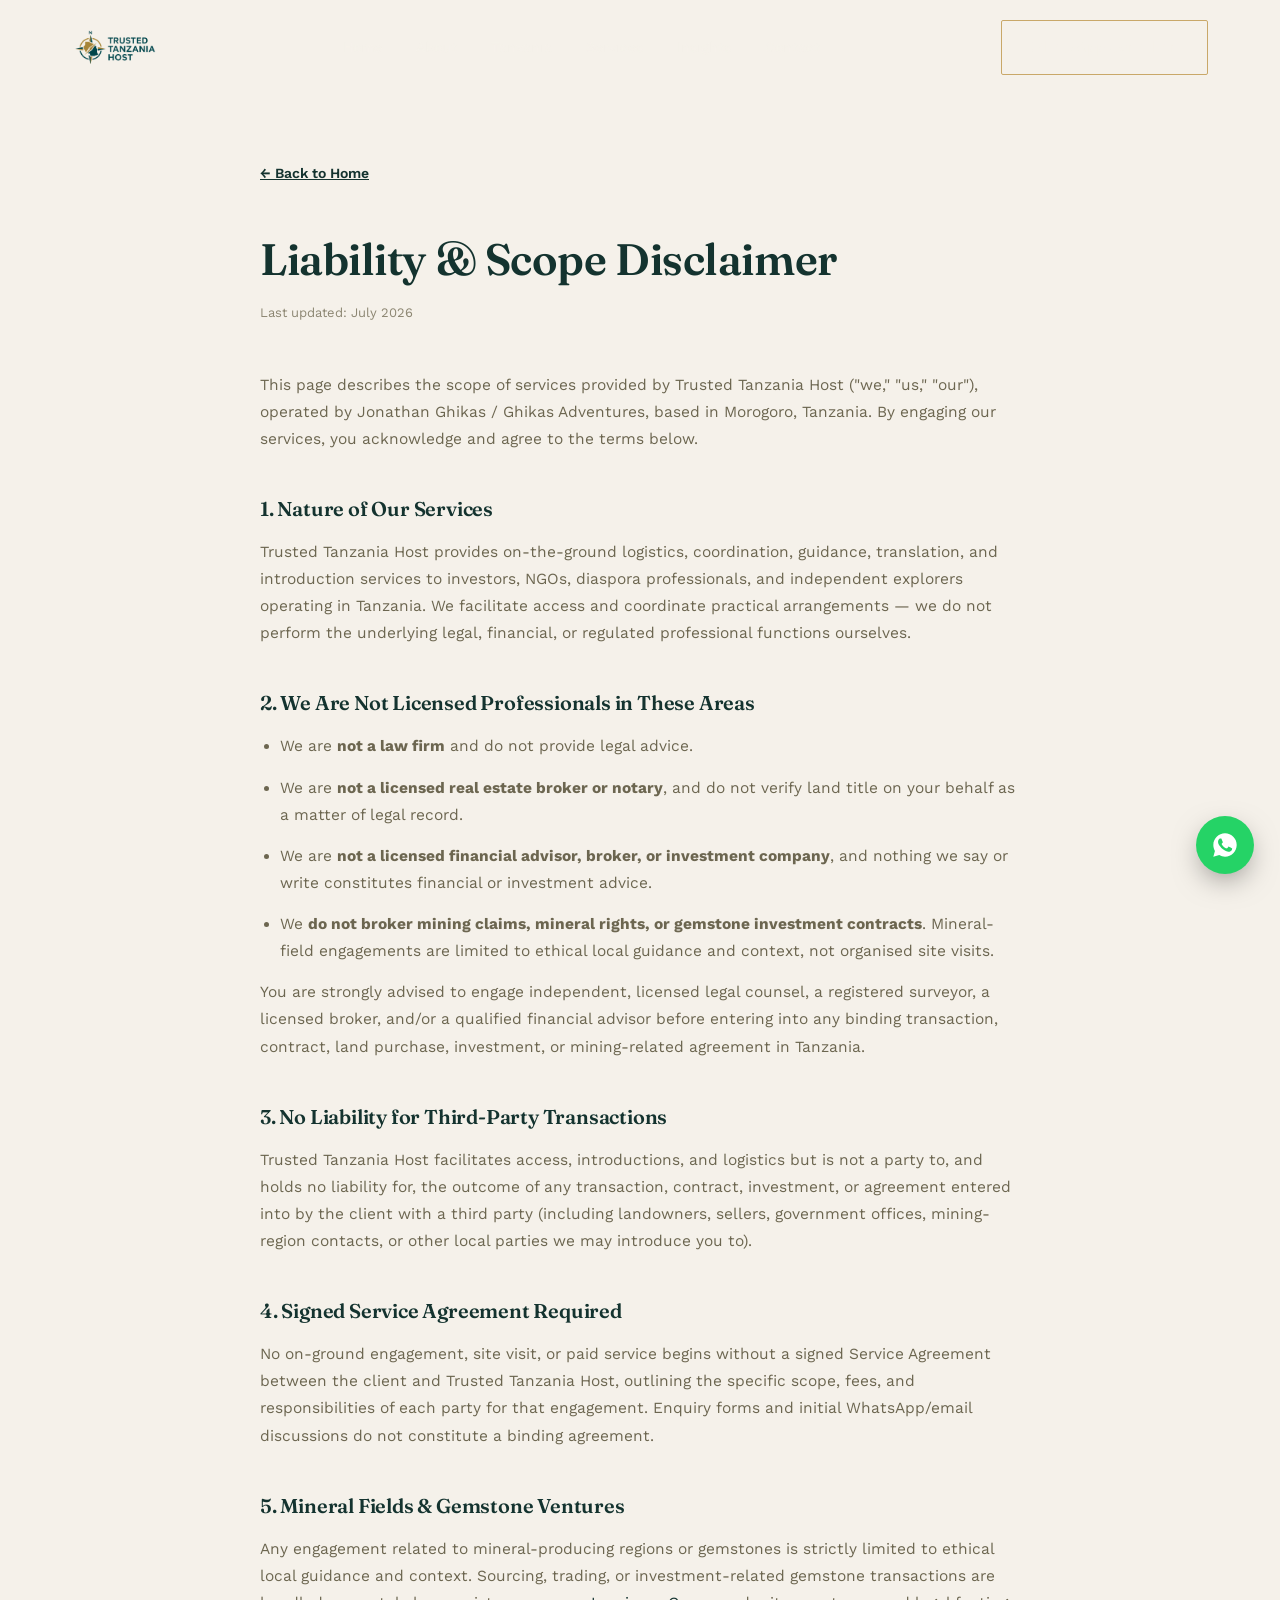
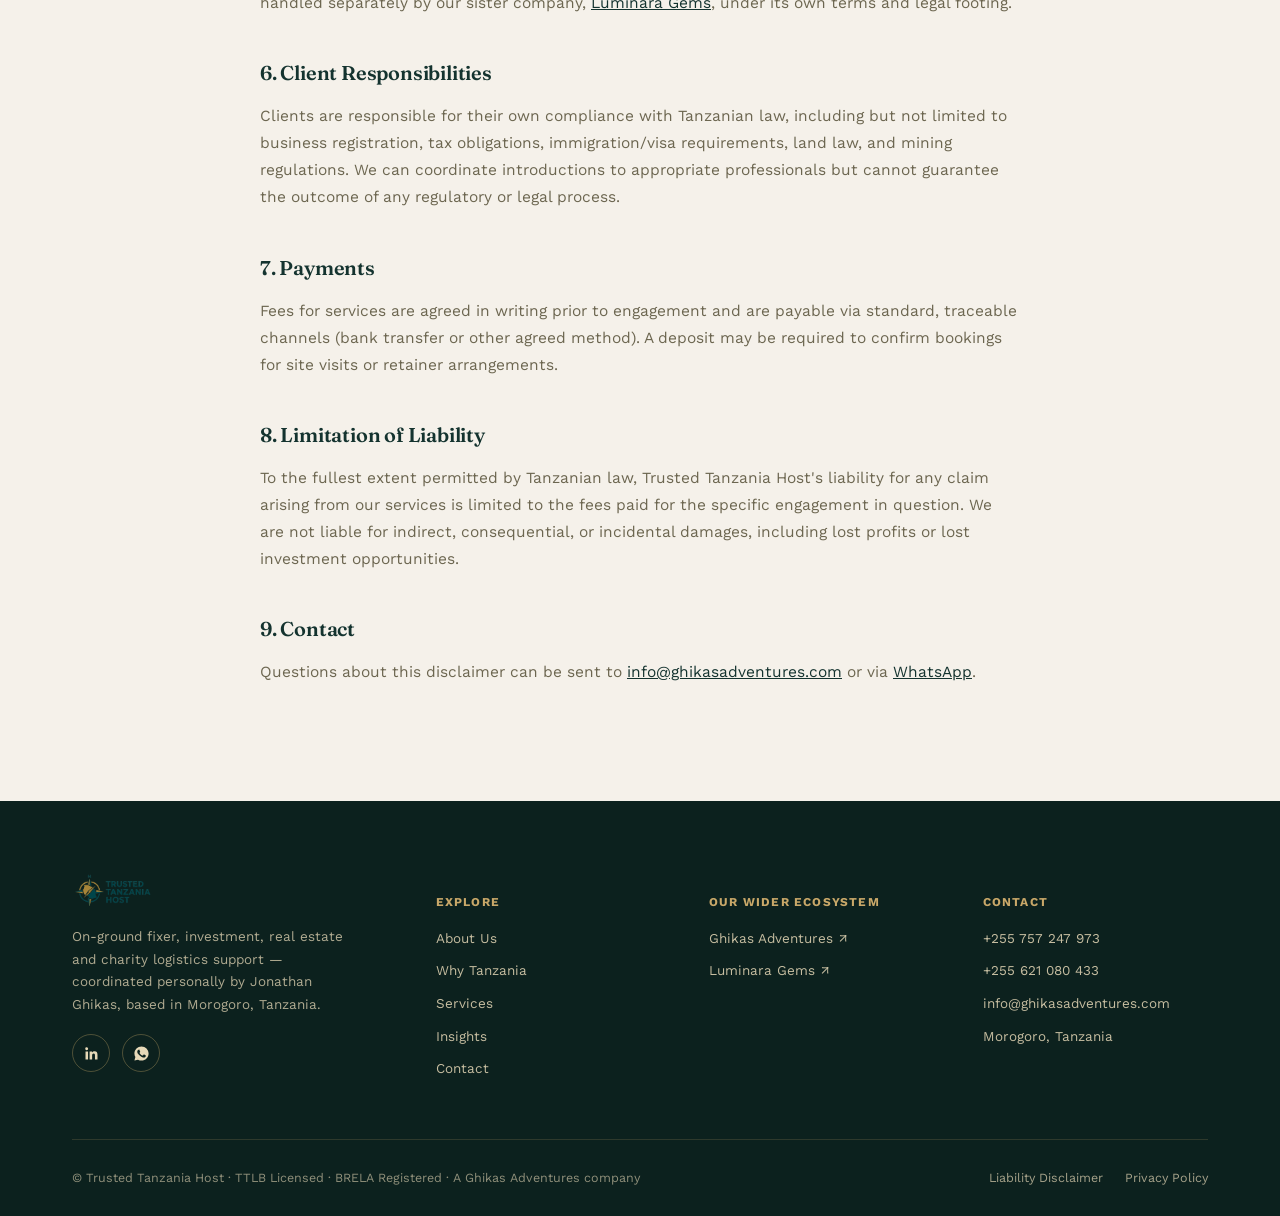
<file: disclaimer.html>
<!DOCTYPE html>
<html lang="en">
<head>
<meta charset="UTF-8">
<meta name="viewport" content="width=device-width, initial-scale=1.0">
<title>Liability &amp; Scope Disclaimer | Trusted Tanzania Host</title>
<meta name="description" content="The scope of services, liability limitations and legal disclaimer for Trusted Tanzania Host, Morogoro, Tanzania.">
<link rel="canonical" href="https://tanzaniahost.ghikasadventures.com/disclaimer.html">
<meta name="robots" content="index, follow">
<meta name="theme-color" content="#14332F">
<link rel="icon" href="favicon.png" type="image/png">
<link rel="apple-touch-icon" href="apple-touch-icon.png">
<link rel="preconnect" href="https://fonts.googleapis.com">
<link rel="preconnect" href="https://fonts.gstatic.com" crossorigin>
<link href="https://fonts.googleapis.com/css2?family=Fraunces:ital,opsz,wght@0,9..144,400;0,9..144,500;0,9..144,600;0,9..144,700;1,9..144,500&family=Work+Sans:wght@400;500;600;700&display=swap" rel="stylesheet">
<link rel="stylesheet" href="styles.css">
</head>
<body>

<header class="site-header" id="siteHeader">
  <div class="wrap">
    <a href="index.html" class="brand">
      <img src="logo-full.png" alt="Trusted Tanzania Host">
    </a>
    <nav class="nav-links" id="navLinks">
      <a href="index.html">Home</a>
      <a href="about.html">About</a>
      <a href="tanzania.html">Tanzania</a>
      <a href="services.html">Services</a>
      <a href="insights.html">Insights</a>
      <a href="contact.html">Contact</a>
    </nav>
    <div class="header-cta">
      <a class="btn btn-outline" href="https://wa.me/255757247973?text=Hi%20Jonathan%2C%20I%27d%20like%20to%20discuss%20a%20project%20in%20Tanzania." target="_blank" rel="noopener">WhatsApp Jonathan</a>
      <button class="nav-toggle" id="navToggle" aria-label="Toggle menu" aria-expanded="false"></button>
    </div>
  </div>
</header>

<div class="wrap legal-page">
  <a href="index.html" class="back-link">← Back to Home</a>
  <h1>Liability &amp; Scope Disclaimer</h1>
  <span class="updated">Last updated: July 2026</span>

  <p>This page describes the scope of services provided by Trusted Tanzania Host ("we," "us," "our"), operated by Jonathan Ghikas / Ghikas Adventures, based in Morogoro, Tanzania. By engaging our services, you acknowledge and agree to the terms below.</p>

  <h2>1. Nature of Our Services</h2>
  <p>Trusted Tanzania Host provides on-the-ground logistics, coordination, guidance, translation, and introduction services to investors, NGOs, diaspora professionals, and independent explorers operating in Tanzania. We facilitate access and coordinate practical arrangements — we do not perform the underlying legal, financial, or regulated professional functions ourselves.</p>

  <h2>2. We Are Not Licensed Professionals in These Areas</h2>
  <ul>
    <li>We are <strong>not a law firm</strong> and do not provide legal advice.</li>
    <li>We are <strong>not a licensed real estate broker or notary</strong>, and do not verify land title on your behalf as a matter of legal record.</li>
    <li>We are <strong>not a licensed financial advisor, broker, or investment company</strong>, and nothing we say or write constitutes financial or investment advice.</li>
    <li>We <strong>do not broker mining claims, mineral rights, or gemstone investment contracts</strong>. Mineral-field engagements are limited to ethical local guidance and context, not organised site visits.</li>
  </ul>
  <p>You are strongly advised to engage independent, licensed legal counsel, a registered surveyor, a licensed broker, and/or a qualified financial advisor before entering into any binding transaction, contract, land purchase, investment, or mining-related agreement in Tanzania.</p>

  <h2>3. No Liability for Third-Party Transactions</h2>
  <p>Trusted Tanzania Host facilitates access, introductions, and logistics but is not a party to, and holds no liability for, the outcome of any transaction, contract, investment, or agreement entered into by the client with a third party (including landowners, sellers, government offices, mining-region contacts, or other local parties we may introduce you to).</p>

  <h2>4. Signed Service Agreement Required</h2>
  <p>No on-ground engagement, site visit, or paid service begins without a signed Service Agreement between the client and Trusted Tanzania Host, outlining the specific scope, fees, and responsibilities of each party for that engagement. Enquiry forms and initial WhatsApp/email discussions do not constitute a binding agreement.</p>

  <h2>5. Mineral Fields &amp; Gemstone Ventures</h2>
  <p>Any engagement related to mineral-producing regions or gemstones is strictly limited to ethical local guidance and context. Sourcing, trading, or investment-related gemstone transactions are handled separately by our sister company, <a href="https://luminara.ghikasadventures.com/" target="_blank" rel="noopener">Luminara Gems</a>, under its own terms and legal footing.</p>

  <h2>6. Client Responsibilities</h2>
  <p>Clients are responsible for their own compliance with Tanzanian law, including but not limited to business registration, tax obligations, immigration/visa requirements, land law, and mining regulations. We can coordinate introductions to appropriate professionals but cannot guarantee the outcome of any regulatory or legal process.</p>

  <h2>7. Payments</h2>
  <p>Fees for services are agreed in writing prior to engagement and are payable via standard, traceable channels (bank transfer or other agreed method). A deposit may be required to confirm bookings for site visits or retainer arrangements.</p>

  <h2>8. Limitation of Liability</h2>
  <p>To the fullest extent permitted by Tanzanian law, Trusted Tanzania Host's liability for any claim arising from our services is limited to the fees paid for the specific engagement in question. We are not liable for indirect, consequential, or incidental damages, including lost profits or lost investment opportunities.</p>

  <h2>9. Contact</h2>
  <p>Questions about this disclaimer can be sent to <a href="mailto:info@ghikasadventures.com">info@ghikasadventures.com</a> or via <a href="https://wa.me/255757247973" target="_blank" rel="noopener">WhatsApp</a>.</p>
</div>

<footer class="site-footer">
  <div class="wrap">
    <div class="footer-top">
      <div class="footer-brand">
        <img src="logo-full.png" alt="Trusted Tanzania Host">
        <p>On-ground fixer, investment, real estate and charity logistics support — coordinated personally by Jonathan Ghikas, based in Morogoro, Tanzania.</p>
        <div class="footer-social">
          <a href="https://www.linkedin.com/in/jonathan-ghikas-509592190?utm_source=share_via&utm_content=profile&utm_medium=member_android" target="_blank" rel="noopener" aria-label="LinkedIn">
            <svg width="17" height="17" viewBox="0 0 24 24" fill="currentColor"><path d="M20.45 20.45h-3.56v-5.57c0-1.33-.02-3.04-1.85-3.04-1.86 0-2.14 1.45-2.14 2.94v5.67H9.34V9h3.41v1.56h.05c.48-.9 1.64-1.85 3.38-1.85 3.6 0 4.27 2.37 4.27 5.46v6.28zM5.34 7.43a2.07 2.07 0 1 1 0-4.13 2.07 2.07 0 0 1 0 4.13zM7.12 20.45H3.56V9h3.56v11.45z"/></svg>
          </a>
          <a href="https://wa.me/255757247973" target="_blank" rel="noopener" aria-label="WhatsApp">
            <svg width="17" height="17" viewBox="0 0 24 24" fill="currentColor"><path d="M12.02 2C6.5 2 2 6.5 2 12.02c0 1.85.5 3.58 1.36 5.07L2 22l5.06-1.33a10 10 0 0 0 4.96 1.32h.01c5.52 0 10-4.5 10-10.02C22.02 6.5 17.53 2 12.02 2zm5.87 14.3c-.25.7-1.45 1.36-1.99 1.4-.5.05-1.16.07-1.87-.12-.43-.12-.98-.3-1.7-.6-2.98-1.28-4.92-4.28-5.07-4.48-.15-.2-1.22-1.62-1.22-3.1 0-1.47.77-2.2 1.05-2.5.28-.3.6-.37.8-.37h.58c.18 0 .43-.07.67.51.25.6.85 2.08.92 2.24.07.15.12.33.02.53-.1.2-.15.32-.3.5-.15.17-.3.38-.44.5-.15.15-.3.3-.13.6.17.3.75 1.24 1.63 2 1.12.99 2.07 1.3 2.37 1.45.3.15.47.12.65-.07.17-.2.75-.87.95-1.17.2-.3.4-.25.65-.15.28.1 1.75.83 2.05 1 .3.15.5.22.57.35.07.13.07.75-.18 1.45z"/></svg>
          </a>
        </div>
      </div>
      <div class="footer-col">
        <h5>Explore</h5>
        <ul>
          <li><a href="about.html">About Us</a></li>
          <li><a href="tanzania.html">Why Tanzania</a></li>
          <li><a href="services.html">Services</a></li>
          <li><a href="insights.html">Insights</a></li>
          <li><a href="contact.html">Contact</a></li>
        </ul>
      </div>
      <div class="footer-col">
        <h5>Our Wider Ecosystem</h5>
        <ul>
          <li><a href="https://ghikasadventures.com/" target="_blank" rel="noopener">Ghikas Adventures ↗</a></li>
          <li><a href="https://luminara.ghikasadventures.com/" target="_blank" rel="noopener">Luminara Gems ↗</a></li>
        </ul>
      </div>
      <div class="footer-col">
        <h5>Contact</h5>
        <ul>
          <li><a href="https://wa.me/255757247973">+255 757 247 973</a></li>
          <li><a href="tel:+255621080433">+255 621 080 433</a></li>
          <li><a href="mailto:info@ghikasadventures.com">info@ghikasadventures.com</a></li>
          <li>Morogoro, Tanzania</li>
        </ul>
      </div>
    </div>
    <div class="footer-bottom">
      <p>© <span id="year"></span> Trusted Tanzania Host · TTLB Licensed · BRELA Registered · A Ghikas Adventures company</p>
      <div class="footer-legal">
        <a href="disclaimer.html">Liability Disclaimer</a>
        <a href="privacy.html">Privacy Policy</a>
      </div>
    </div>
  </div>
</footer>

<a class="wa-fab" href="https://wa.me/255757247973?text=Hi%20Jonathan%2C%20I%27d%20like%20to%20discuss%20a%20project%20in%20Tanzania." target="_blank" rel="noopener" aria-label="Chat on WhatsApp">
  <svg width="28" height="28" viewBox="0 0 24 24" fill="#fff"><path d="M12.02 2C6.5 2 2 6.5 2 12.02c0 1.85.5 3.58 1.36 5.07L2 22l5.06-1.33a10 10 0 0 0 4.96 1.32h.01c5.52 0 10-4.5 10-10.02C22.02 6.5 17.53 2 12.02 2zm5.87 14.3c-.25.7-1.45 1.36-1.99 1.4-.5.05-1.16.07-1.87-.12-.43-.12-.98-.3-1.7-.6-2.98-1.28-4.92-4.28-5.07-4.48-.15-.2-1.22-1.62-1.22-3.1 0-1.47.77-2.2 1.05-2.5.28-.3.6-.37.8-.37h.58c.18 0 .43-.07.67.51.25.6.85 2.08.92 2.24.07.15.12.33.02.53-.1.2-.15.32-.3.5-.15.17-.3.38-.44.5-.15.15-.3.3-.13.6.17.3.75 1.24 1.63 2 1.12.99 2.07 1.3 2.37 1.45.3.15.47.12.65-.07.17-.2.75-.87.95-1.17.2-.3.4-.25.65-.15.28.1 1.75.83 2.05 1 .3.15.5.22.57.35.07.13.07.75-.18 1.45z"/></svg>
</a>

<script src="main.js"></script>
</body>
</html>
</file>
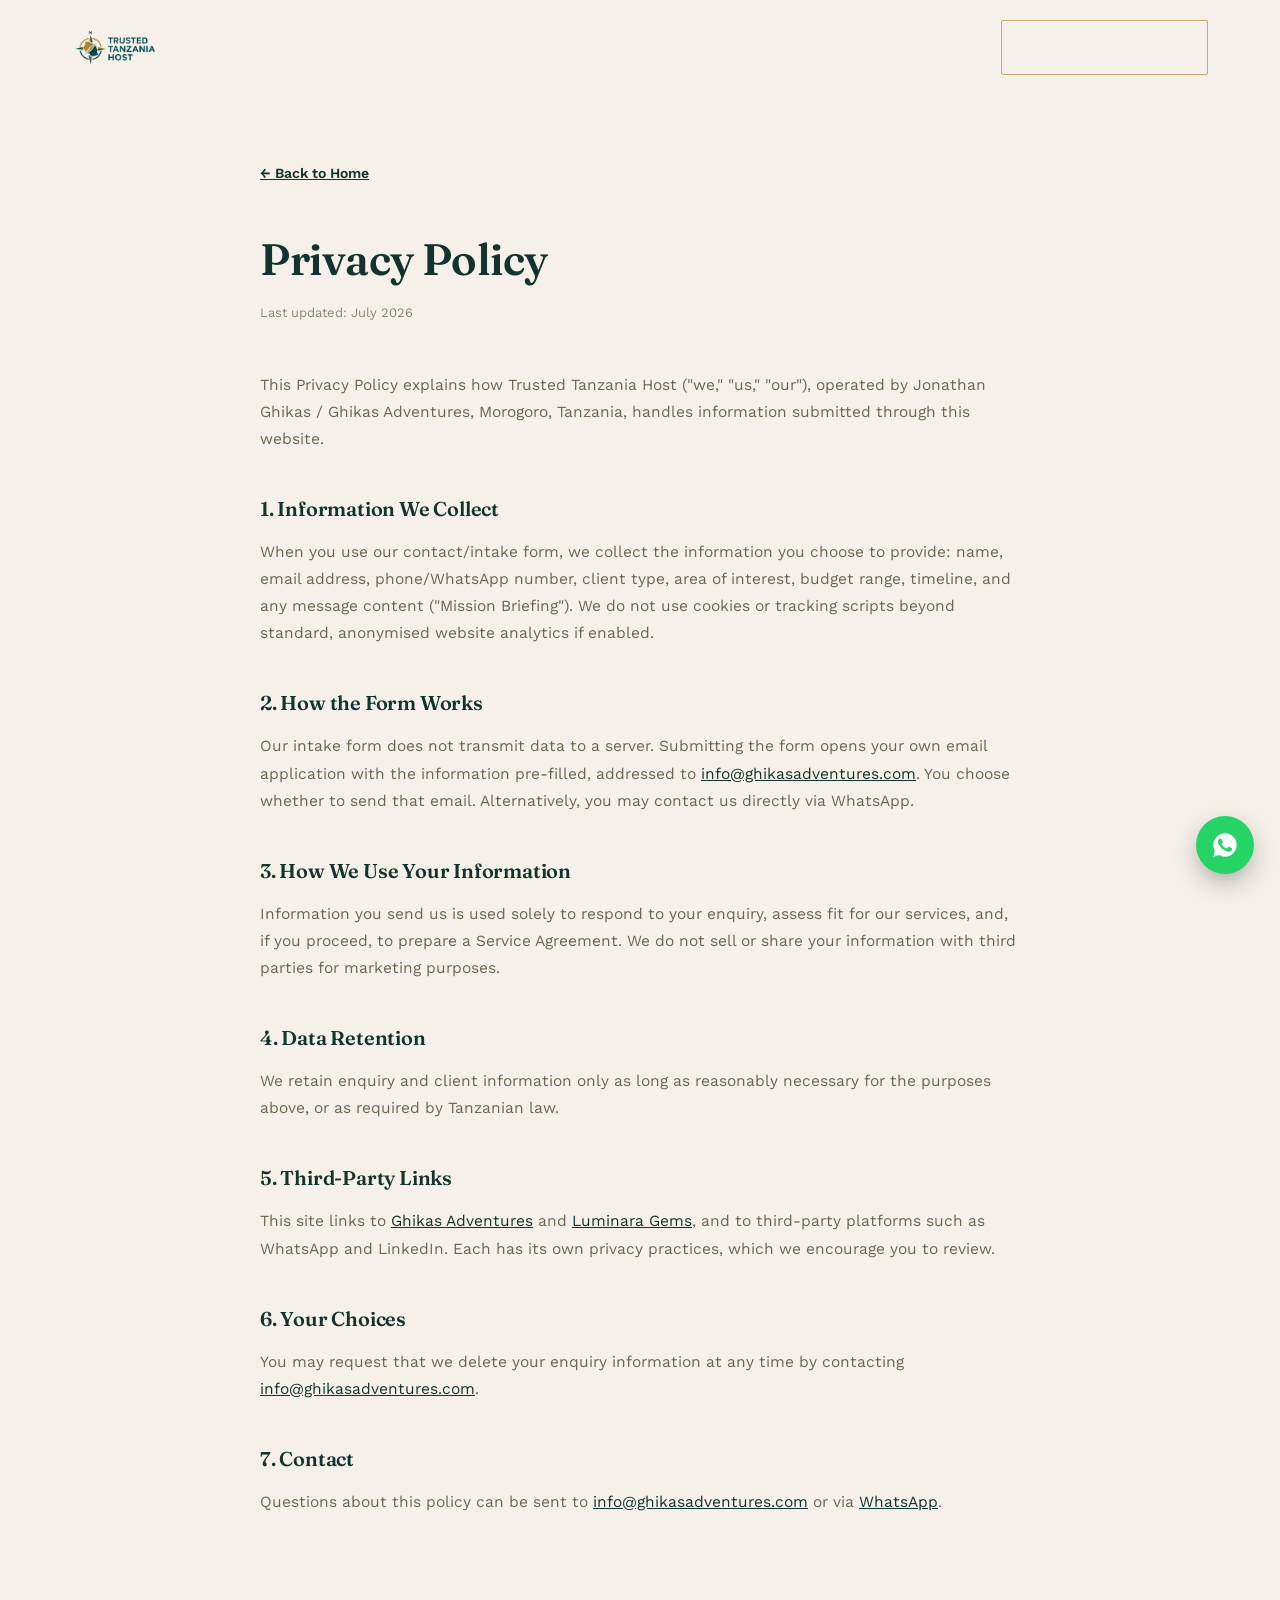
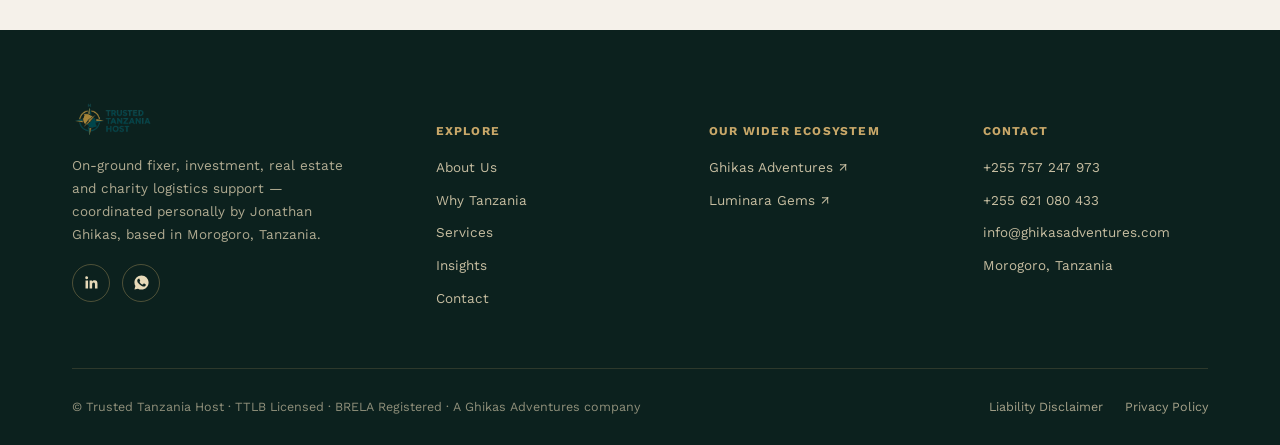
<file: privacy.html>
<!DOCTYPE html>
<html lang="en">
<head>
<meta charset="UTF-8">
<meta name="viewport" content="width=device-width, initial-scale=1.0">
<title>Privacy Policy | Trusted Tanzania Host</title>
<meta name="description" content="How Trusted Tanzania Host collects and uses information submitted through this website.">
<link rel="canonical" href="https://tanzaniahost.ghikasadventures.com/privacy.html">
<meta name="robots" content="index, follow">
<meta name="theme-color" content="#14332F">
<link rel="icon" href="favicon.png" type="image/png">
<link rel="apple-touch-icon" href="apple-touch-icon.png">
<link rel="preconnect" href="https://fonts.googleapis.com">
<link rel="preconnect" href="https://fonts.gstatic.com" crossorigin>
<link href="https://fonts.googleapis.com/css2?family=Fraunces:ital,opsz,wght@0,9..144,400;0,9..144,500;0,9..144,600;0,9..144,700;1,9..144,500&family=Work+Sans:wght@400;500;600;700&display=swap" rel="stylesheet">
<link rel="stylesheet" href="styles.css">
</head>
<body>

<header class="site-header" id="siteHeader">
  <div class="wrap">
    <a href="index.html" class="brand">
      <img src="logo-full.png" alt="Trusted Tanzania Host">
    </a>
    <nav class="nav-links" id="navLinks">
      <a href="index.html">Home</a>
      <a href="about.html">About</a>
      <a href="tanzania.html">Tanzania</a>
      <a href="services.html">Services</a>
      <a href="insights.html">Insights</a>
      <a href="contact.html">Contact</a>
    </nav>
    <div class="header-cta">
      <a class="btn btn-outline" href="https://wa.me/255757247973?text=Hi%20Jonathan%2C%20I%27d%20like%20to%20discuss%20a%20project%20in%20Tanzania." target="_blank" rel="noopener">WhatsApp Jonathan</a>
      <button class="nav-toggle" id="navToggle" aria-label="Toggle menu" aria-expanded="false"></button>
    </div>
  </div>
</header>

<div class="wrap legal-page">
  <a href="index.html" class="back-link">← Back to Home</a>
  <h1>Privacy Policy</h1>
  <span class="updated">Last updated: July 2026</span>

  <p>This Privacy Policy explains how Trusted Tanzania Host ("we," "us," "our"), operated by Jonathan Ghikas / Ghikas Adventures, Morogoro, Tanzania, handles information submitted through this website.</p>

  <h2>1. Information We Collect</h2>
  <p>When you use our contact/intake form, we collect the information you choose to provide: name, email address, phone/WhatsApp number, client type, area of interest, budget range, timeline, and any message content ("Mission Briefing"). We do not use cookies or tracking scripts beyond standard, anonymised website analytics if enabled.</p>

  <h2>2. How the Form Works</h2>
  <p>Our intake form does not transmit data to a server. Submitting the form opens your own email application with the information pre-filled, addressed to <a href="mailto:info@ghikasadventures.com">info@ghikasadventures.com</a>. You choose whether to send that email. Alternatively, you may contact us directly via WhatsApp.</p>

  <h2>3. How We Use Your Information</h2>
  <p>Information you send us is used solely to respond to your enquiry, assess fit for our services, and, if you proceed, to prepare a Service Agreement. We do not sell or share your information with third parties for marketing purposes.</p>

  <h2>4. Data Retention</h2>
  <p>We retain enquiry and client information only as long as reasonably necessary for the purposes above, or as required by Tanzanian law.</p>

  <h2>5. Third-Party Links</h2>
  <p>This site links to <a href="https://ghikasadventures.com/" target="_blank" rel="noopener">Ghikas Adventures</a> and <a href="https://luminara.ghikasadventures.com/" target="_blank" rel="noopener">Luminara Gems</a>, and to third-party platforms such as WhatsApp and LinkedIn. Each has its own privacy practices, which we encourage you to review.</p>

  <h2>6. Your Choices</h2>
  <p>You may request that we delete your enquiry information at any time by contacting <a href="mailto:info@ghikasadventures.com">info@ghikasadventures.com</a>.</p>

  <h2>7. Contact</h2>
  <p>Questions about this policy can be sent to <a href="mailto:info@ghikasadventures.com">info@ghikasadventures.com</a> or via <a href="https://wa.me/255757247973" target="_blank" rel="noopener">WhatsApp</a>.</p>
</div>

<footer class="site-footer">
  <div class="wrap">
    <div class="footer-top">
      <div class="footer-brand">
        <img src="logo-full.png" alt="Trusted Tanzania Host">
        <p>On-ground fixer, investment, real estate and charity logistics support — coordinated personally by Jonathan Ghikas, based in Morogoro, Tanzania.</p>
        <div class="footer-social">
          <a href="https://www.linkedin.com/in/jonathan-ghikas-509592190?utm_source=share_via&utm_content=profile&utm_medium=member_android" target="_blank" rel="noopener" aria-label="LinkedIn">
            <svg width="17" height="17" viewBox="0 0 24 24" fill="currentColor"><path d="M20.45 20.45h-3.56v-5.57c0-1.33-.02-3.04-1.85-3.04-1.86 0-2.14 1.45-2.14 2.94v5.67H9.34V9h3.41v1.56h.05c.48-.9 1.64-1.85 3.38-1.85 3.6 0 4.27 2.37 4.27 5.46v6.28zM5.34 7.43a2.07 2.07 0 1 1 0-4.13 2.07 2.07 0 0 1 0 4.13zM7.12 20.45H3.56V9h3.56v11.45z"/></svg>
          </a>
          <a href="https://wa.me/255757247973" target="_blank" rel="noopener" aria-label="WhatsApp">
            <svg width="17" height="17" viewBox="0 0 24 24" fill="currentColor"><path d="M12.02 2C6.5 2 2 6.5 2 12.02c0 1.85.5 3.58 1.36 5.07L2 22l5.06-1.33a10 10 0 0 0 4.96 1.32h.01c5.52 0 10-4.5 10-10.02C22.02 6.5 17.53 2 12.02 2zm5.87 14.3c-.25.7-1.45 1.36-1.99 1.4-.5.05-1.16.07-1.87-.12-.43-.12-.98-.3-1.7-.6-2.98-1.28-4.92-4.28-5.07-4.48-.15-.2-1.22-1.62-1.22-3.1 0-1.47.77-2.2 1.05-2.5.28-.3.6-.37.8-.37h.58c.18 0 .43-.07.67.51.25.6.85 2.08.92 2.24.07.15.12.33.02.53-.1.2-.15.32-.3.5-.15.17-.3.38-.44.5-.15.15-.3.3-.13.6.17.3.75 1.24 1.63 2 1.12.99 2.07 1.3 2.37 1.45.3.15.47.12.65-.07.17-.2.75-.87.95-1.17.2-.3.4-.25.65-.15.28.1 1.75.83 2.05 1 .3.15.5.22.57.35.07.13.07.75-.18 1.45z"/></svg>
          </a>
        </div>
      </div>
      <div class="footer-col">
        <h5>Explore</h5>
        <ul>
          <li><a href="about.html">About Us</a></li>
          <li><a href="tanzania.html">Why Tanzania</a></li>
          <li><a href="services.html">Services</a></li>
          <li><a href="insights.html">Insights</a></li>
          <li><a href="contact.html">Contact</a></li>
        </ul>
      </div>
      <div class="footer-col">
        <h5>Our Wider Ecosystem</h5>
        <ul>
          <li><a href="https://ghikasadventures.com/" target="_blank" rel="noopener">Ghikas Adventures ↗</a></li>
          <li><a href="https://luminara.ghikasadventures.com/" target="_blank" rel="noopener">Luminara Gems ↗</a></li>
        </ul>
      </div>
      <div class="footer-col">
        <h5>Contact</h5>
        <ul>
          <li><a href="https://wa.me/255757247973">+255 757 247 973</a></li>
          <li><a href="tel:+255621080433">+255 621 080 433</a></li>
          <li><a href="mailto:info@ghikasadventures.com">info@ghikasadventures.com</a></li>
          <li>Morogoro, Tanzania</li>
        </ul>
      </div>
    </div>
    <div class="footer-bottom">
      <p>© <span id="year"></span> Trusted Tanzania Host · TTLB Licensed · BRELA Registered · A Ghikas Adventures company</p>
      <div class="footer-legal">
        <a href="disclaimer.html">Liability Disclaimer</a>
        <a href="privacy.html">Privacy Policy</a>
      </div>
    </div>
  </div>
</footer>

<a class="wa-fab" href="https://wa.me/255757247973?text=Hi%20Jonathan%2C%20I%27d%20like%20to%20discuss%20a%20project%20in%20Tanzania." target="_blank" rel="noopener" aria-label="Chat on WhatsApp">
  <svg width="28" height="28" viewBox="0 0 24 24" fill="#fff"><path d="M12.02 2C6.5 2 2 6.5 2 12.02c0 1.85.5 3.58 1.36 5.07L2 22l5.06-1.33a10 10 0 0 0 4.96 1.32h.01c5.52 0 10-4.5 10-10.02C22.02 6.5 17.53 2 12.02 2zm5.87 14.3c-.25.7-1.45 1.36-1.99 1.4-.5.05-1.16.07-1.87-.12-.43-.12-.98-.3-1.7-.6-2.98-1.28-4.92-4.28-5.07-4.48-.15-.2-1.22-1.62-1.22-3.1 0-1.47.77-2.2 1.05-2.5.28-.3.6-.37.8-.37h.58c.18 0 .43-.07.67.51.25.6.85 2.08.92 2.24.07.15.12.33.02.53-.1.2-.15.32-.3.5-.15.17-.3.38-.44.5-.15.15-.3.3-.13.6.17.3.75 1.24 1.63 2 1.12.99 2.07 1.3 2.37 1.45.3.15.47.12.65-.07.17-.2.75-.87.95-1.17.2-.3.4-.25.65-.15.28.1 1.75.83 2.05 1 .3.15.5.22.57.35.07.13.07.75-.18 1.45z"/></svg>
</a>

<script src="main.js"></script>
</body>
</html>
</file>
<file: styles.css>
/* ============================================================
   TRUSTED TANZANIA HOST — Design tokens
   Signature: compass bearings + topographic contour motif
   ============================================================ */
:root{
  --ink:#14332F;
  --ink-dark:#0C211E;
  --ink-soft:#1F453F;
  --gold:#B88C3D;
  --gold-soft:#C9A869;
  --gold-pale:#E7D9B8;
  --cream:#F5F1EA;
  --cream-dim:#ECE5D5;
  --stone:#6C6650;
  --stone-dim:#8C8672;
  --white:#FFFFFF;
  --line: rgba(184,140,61,0.28);
  --shadow: 0 20px 60px -25px rgba(12,33,30,0.35);
  --radius: 2px;
  --maxw: 1200px;
  --serif: "Fraunces", "Iowan Old Style", Georgia, serif;
  --sans: "Work Sans", "Helvetica Neue", Arial, sans-serif;
  /* colourful service accents */
  --c-charity:#C1544C;
  --c-invest:#3B7EA1;
  --c-realestate:#3F8F5F;
  --c-minerals:#8A63B8;
  --c-explorer:#D68A3C;
  --c-tourism:#2FA6A0;
}

*,*::before,*::after{box-sizing:border-box;}
html{scroll-behavior:smooth;}
@media (prefers-reduced-motion: reduce){
  html{scroll-behavior:auto;}
  *{animation-duration:0.01ms !important; animation-iteration-count:1 !important; transition-duration:0.01ms !important; scroll-behavior:auto !important;}
}
body{
  margin:0;
  font-family:var(--sans);
  color:var(--ink);
  background:var(--cream);
  line-height:1.6;
  font-size:16px;
  -webkit-font-smoothing:antialiased;
}
img{max-width:100%; display:block;}
a{color:inherit; text-decoration:none;}
h1,h2,h3,h4{font-family:var(--serif); margin:0; font-weight:600; letter-spacing:-0.01em; color:var(--ink);}
p{margin:0;}
ul{margin:0; padding:0; list-style:none;}
button{font-family:inherit; cursor:pointer;}
:focus-visible{outline:2px solid var(--gold); outline-offset:3px;}

.wrap{max-width:var(--maxw); margin:0 auto; padding:0 32px;}
@media (max-width:640px){ .wrap{padding:0 20px;} }

.eyebrow{
  font-family:var(--sans);
  font-size:12.5px;
  letter-spacing:0.16em;
  text-transform:uppercase;
  color:var(--gold);
  font-weight:600;
  display:inline-flex;
  align-items:center;
  gap:10px;
}
.eyebrow::before{content:""; width:22px; height:1px; background:var(--gold);}

.section{padding:112px 0;}
@media (max-width:768px){ .section{padding:72px 0;} }
.section--tight{padding:72px 0;}
.section--dark{background:var(--ink); color:var(--cream);}
.section--dark h2, .section--dark h3, .section--dark h4{color:var(--cream);}
.section--dim{background:var(--cream-dim);}

.section-head{max-width:640px; margin-bottom:56px;}
.section-head h2{font-size:clamp(28px,4vw,42px); margin-top:14px;}
.section-head p{margin-top:16px; color:var(--stone); font-size:17px;}
.section--dark .section-head p{color:var(--gold-pale);}

/* buttons */
.btn{
  display:inline-flex; align-items:center; gap:10px;
  padding:15px 28px;
  font-size:14.5px; font-weight:600; letter-spacing:0.02em;
  border-radius:var(--radius);
  border:1px solid transparent;
  transition:transform .25s ease, background .25s ease, border-color .25s ease, color .25s ease;
  white-space:nowrap;
}
.btn:hover{transform:translateY(-2px);}
.btn-gold{background:var(--gold); color:var(--ink-dark);}
.btn-gold:hover{background:var(--gold-soft);}
.btn-outline{border-color:var(--gold-soft); color:var(--cream);}
.btn-outline:hover{background:rgba(201,168,105,0.12);}
.btn-outline-dark{border-color:var(--ink); color:var(--ink);}
.btn-outline-dark:hover{background:rgba(20,51,47,0.06);}
.btn-block{width:100%; justify-content:center;}

/* ============ HEADER ============ */
.site-header{
  position:fixed; top:0; left:0; right:0; z-index:100;
  padding:20px 0;
  transition:background .3s ease, padding .3s ease, box-shadow .3s ease;
}
.site-header .wrap{display:flex; align-items:center; justify-content:space-between; gap:24px;}
.site-header.is-scrolled{background:rgba(20,51,47,0.96); backdrop-filter:blur(6px); padding:12px 0; box-shadow:0 8px 30px -15px rgba(0,0,0,0.4);}
.brand{display:flex; align-items:center; gap:12px;}
.brand img{height:38px; width:auto;}
.brand-text{font-family:var(--serif); font-size:15.5px; line-height:1.2; color:var(--cream); font-weight:600; letter-spacing:0.01em;}
.brand-text span{display:block; font-family:var(--sans); font-size:10px; letter-spacing:0.14em; color:var(--gold-soft); font-weight:600; margin-top:2px;}

.nav-links{display:flex; align-items:center; gap:34px;}
.nav-links a{font-size:14px; color:var(--cream); font-weight:500; opacity:0.88; transition:opacity .2s;}
.nav-links a:hover{opacity:1; color:var(--gold-soft);}
.header-cta{display:flex; align-items:center; gap:14px;}
.nav-toggle{display:none; background:none; border:none; padding:8px;}
.nav-toggle span, .nav-toggle::before, .nav-toggle::after{content:""; display:block; width:22px; height:2px; background:var(--cream); margin:5px 0; transition:.25s;}

@media (max-width:920px){
  .nav-links{
    position:fixed; inset:0 0 0 auto; width:min(320px,84vw); height:100vh;
    background:var(--ink); flex-direction:column; align-items:flex-start;
    padding:100px 32px 40px; gap:26px;
    transform:translateX(100%); transition:transform .35s ease;
  }
  .nav-links.is-open{transform:translateX(0);}
  .nav-toggle{display:block; z-index:120;}
  .header-cta .btn-outline{display:none;}
}

/* ============ HERO ============ */
.hero{
  position:relative; min-height:100vh; display:flex; align-items:flex-end;
  background:var(--ink);
  color:var(--cream);
  overflow:hidden;
  isolation:isolate;
}
.hero-media{position:absolute; inset:0; z-index:-2;}
.hero-media img{width:100%; height:100%; object-fit:cover; opacity:0.55;}
.hero::after{
  content:""; position:absolute; inset:0; z-index:-1;
  background:linear-gradient(180deg, rgba(12,33,30,0.35) 0%, rgba(12,33,30,0.55) 45%, rgba(12,33,30,0.94) 100%);
}
.hero-content{padding:180px 0 96px; width:100%;}
.hero-content .eyebrow{color:var(--gold-soft);}
.hero-content .eyebrow::before{background:var(--gold-soft);}
.hero h1{
  font-size:clamp(40px,6.4vw,76px);
  line-height:1.03;
  margin-top:22px;
  max-width:14ch;
  color:var(--cream);
}
.hero h1 em{font-style:italic; color:var(--gold-soft); font-weight:500;}
.hero-sub{margin-top:26px; max-width:520px; font-size:18px; color:var(--gold-pale); opacity:0.92;}
.hero-cta{display:flex; gap:16px; margin-top:38px; flex-wrap:wrap;}
.hero-trust{
  display:flex; flex-wrap:wrap; gap:14px 34px;
  margin-top:64px; padding-top:28px;
  border-top:1px solid rgba(201,168,105,0.25);
}
.hero-trust li{font-size:12.5px; letter-spacing:0.08em; text-transform:uppercase; color:var(--gold-pale); font-weight:600; opacity:0.85; display:flex; align-items:center; gap:8px;}
.hero-trust li::before{content:"✦"; color:var(--gold-soft); font-size:11px;}

/* compass mark decor */
.compass-mark{position:absolute; top:120px; right:-40px; width:280px; height:280px; opacity:0.14; z-index:-1;}
@media (max-width:768px){ .compass-mark{display:none;} }

/* ============ ABOUT ============ */
.about-grid{display:grid; grid-template-columns:0.85fr 1.15fr; gap:72px; align-items:center;}
@media (max-width:860px){ .about-grid{grid-template-columns:1fr; gap:40px;} }
.about-photo{position:relative;}
.about-photo img{border-radius:var(--radius); box-shadow:var(--shadow);}
.about-photo .frame-tag{
  position:absolute; bottom:-18px; left:-18px;
  background:var(--gold); color:var(--ink-dark);
  padding:12px 18px; font-size:12px; font-weight:700; letter-spacing:0.06em; text-transform:uppercase;
}
.about-copy p{color:var(--stone); font-size:16.5px; margin-bottom:18px;}
.about-copy p:first-of-type{font-size:19px; color:var(--ink); font-family:var(--serif);}
.credential-list{margin-top:32px; display:flex; flex-wrap:wrap; gap:12px;}
.credential-list li{
  border:1px solid var(--line); padding:9px 16px; font-size:12.5px;
  letter-spacing:0.05em; text-transform:uppercase; font-weight:600; color:var(--ink-soft);
}

/* ============ SERVICES GRID ============ */
.services-grid{display:grid; grid-template-columns:repeat(5,1fr); gap:1px; background:var(--line); border:1px solid var(--line);}
@media (max-width:980px){ .services-grid{grid-template-columns:repeat(2,1fr);} }
@media (max-width:560px){ .services-grid{grid-template-columns:1fr;} }
.service-tile{
  background:var(--cream); padding:36px 26px; min-height:220px;
  display:flex; flex-direction:column; justify-content:space-between;
  transition:background .25s ease;
}
.service-tile:hover{background:var(--white);}
.service-tile .tile-num{font-size:12px; color:var(--gold); font-weight:700; letter-spacing:0.08em;}
.service-tile h3{font-size:19px; margin-top:26px;}
.service-tile p{font-size:14px; color:var(--stone); margin-top:10px;}
.service-tile a{font-size:13px; font-weight:700; color:var(--ink); margin-top:18px; display:inline-flex; align-items:center; gap:6px;}
.service-tile a:hover{color:var(--gold);}

.detail-photo{
  width:100%; aspect-ratio:4/3; object-fit:cover;
  border-radius:var(--radius); margin-bottom:22px; box-shadow:var(--shadow);
}
/* ============ DETAIL SECTIONS ============ */
.detail{display:grid; grid-template-columns:0.9fr 1.4fr; gap:64px;}
@media (max-width:860px){ .detail{grid-template-columns:1fr; gap:32px;} }
.detail-aside{position:relative;}
.detail-aside .eyebrow{margin-bottom:16px;}
.detail-list li{
  padding:16px 0; border-top:1px solid var(--line); font-size:15.5px; color:var(--ink-soft);
  display:flex; gap:14px;
}
.detail-list li:last-child{border-bottom:1px solid var(--line);}
.detail-list li::before{content:"—"; color:var(--gold);}
.notice-box{
  margin-top:28px; padding:20px 22px; background:var(--cream-dim);
  border-left:3px solid var(--gold); font-size:13.5px; color:var(--stone);
}
.notice-box strong{color:var(--ink); display:block; margin-bottom:6px; font-size:13px; letter-spacing:0.04em; text-transform:uppercase;}
.notice-box a{color:var(--ink); text-decoration:underline; text-underline-offset:2px;}

/* ============ GALLERY — AUTO CROSSFADE SPOTLIGHT ============ */
.spotlight{position:relative;}
.spotlight-frame{
  position:relative; width:100%; max-width:820px; margin:0 auto;
  aspect-ratio:16/10; border-radius:var(--radius); overflow:hidden; box-shadow:var(--shadow);
  background:var(--ink-dark);
}
.spotlight-img{
  position:absolute; inset:0; width:100%; height:100%; object-fit:cover;
  opacity:0; transition:opacity 1.1s ease;
}
.spotlight-img.is-active{opacity:1;}
.spotlight-caption{
  position:absolute; left:0; right:0; bottom:0; padding:26px;
  background:linear-gradient(0deg, rgba(12,33,30,0.9) 0%, rgba(12,33,30,0) 75%);
  color:var(--cream); z-index:2;
}
.spotlight-caption .tag{font-size:11px; letter-spacing:0.12em; text-transform:uppercase; color:var(--gold-soft); font-weight:700;}
.spotlight-caption h4{color:var(--cream); font-size:22px; margin-top:6px;}
.spotlight-dots{display:flex; justify-content:center; gap:10px; margin-top:22px;}
.spotlight-dots button{
  width:10px; height:10px; border-radius:50%; border:1px solid var(--gold-soft);
  background:transparent; padding:0; transition:.25s;
}
.spotlight-dots button.is-active{background:var(--gold-soft); width:26px; border-radius:6px;}


/* ============ HOW IT WORKS — bearings ============ */
.bearings{display:grid; grid-template-columns:repeat(4,1fr); gap:1px; background:var(--line); border:1px solid var(--line); margin-top:8px;}
@media (max-width:860px){ .bearings{grid-template-columns:1fr 1fr;} }
@media (max-width:560px){ .bearings{grid-template-columns:1fr;} }
.bearing{background:var(--ink-dark); padding:38px 28px; min-height:250px; display:flex; flex-direction:column; justify-content:space-between;}
.bearing .deg{font-family:var(--serif); font-size:34px; color:var(--gold-soft);}
.bearing .deg span{font-size:15px; opacity:0.6; margin-left:4px;}
.bearing h4{color:var(--cream); font-size:18px; margin-top:22px;}
.bearing p{color:var(--gold-pale); font-size:13.5px; opacity:0.85; margin-top:10px;}

/* ============ REGIONS ============ */
.regions-list{display:grid; grid-template-columns:repeat(3,1fr); gap:28px 40px;}
@media (max-width:768px){ .regions-list{grid-template-columns:1fr 1fr;} }
@media (max-width:480px){ .regions-list{grid-template-columns:1fr;} }
.region-item{border-top:1px solid var(--line); padding-top:16px;}
.region-item h4{font-size:17px;}
.region-item p{font-size:13.5px; color:var(--stone); margin-top:6px;}
.region-item.primary{border-color:var(--gold);}
.region-item.primary h4::after{content:" ·"; color:var(--gold);}

/* ============ TESTIMONIALS ============ */
.testimonial-row{display:grid; grid-template-columns:repeat(2,1fr); gap:1px; background:var(--line); border:1px solid var(--line);}
@media (max-width:768px){ .testimonial-row{grid-template-columns:1fr;} }
.testimonial{background:var(--white); padding:40px 34px;}
.testimonial blockquote{font-family:var(--serif); font-size:19px; line-height:1.5; margin:0; color:var(--ink);}
.testimonial cite{display:block; margin-top:22px; font-style:normal; font-size:13px; color:var(--stone); letter-spacing:0.03em;}

/* ============ TRUST / DISCLAIMER STRIP ============ */
.trust-strip{
  background:var(--ink); color:var(--gold-pale); padding:48px 0;
}
.trust-strip .wrap{display:flex; gap:24px; align-items:flex-start;}
.trust-strip svg{flex:0 0 auto; margin-top:4px;}
.trust-strip p{font-size:14px; line-height:1.7; color:var(--gold-pale); opacity:0.85;}
.trust-strip a{text-decoration:underline; text-underline-offset:3px; color:var(--cream);}

/* ============ CONTACT / FORM ============ */
.contact-grid{display:grid; grid-template-columns:0.8fr 1.2fr; gap:64px;}
@media (max-width:900px){ .contact-grid{grid-template-columns:1fr; gap:40px;} }
.contact-info li{display:flex; gap:16px; padding:18px 0; border-top:1px solid var(--line);}
.contact-info li:last-child{border-bottom:1px solid var(--line);}
.contact-info .ico{font-size:18px;}
.contact-info .lbl{font-size:11.5px; text-transform:uppercase; letter-spacing:0.08em; color:var(--stone-dim); font-weight:700;}
.contact-info .val{font-size:15.5px; margin-top:3px; color:var(--ink);}
.contact-info a.val:hover{color:var(--gold);}

.form-grid{display:grid; grid-template-columns:1fr 1fr; gap:20px;}
@media (max-width:560px){ .form-grid{grid-template-columns:1fr;} }
.field{display:flex; flex-direction:column; gap:8px; margin-bottom:20px;}
.field.full{grid-column:1/-1;}
.field label{font-size:12.5px; text-transform:uppercase; letter-spacing:0.06em; font-weight:700; color:var(--ink-soft);}
.field input, .field select, .field textarea{
  border:1px solid var(--line); background:var(--white); padding:13px 14px;
  font-family:var(--sans); font-size:15px; color:var(--ink); border-radius:var(--radius);
  transition:border-color .2s;
}
.field input:focus, .field select:focus, .field textarea:focus{border-color:var(--gold); outline:none;}
.field textarea{resize:vertical; min-height:110px;}
.consent{
  display:flex; gap:12px; align-items:flex-start; padding:18px; background:var(--cream-dim);
  margin:6px 0 26px; font-size:13px; color:var(--stone); border-left:3px solid var(--gold);
}
.consent input{margin-top:3px;}
.form-actions{display:flex; gap:16px; flex-wrap:wrap; align-items:center;}
.form-note{font-size:12.5px; color:var(--stone-dim); margin-top:14px;}
#formStatus{font-size:13.5px; margin-top:14px; display:none;}
#formStatus.show{display:block;}

/* ============ FOOTER ============ */
.site-footer{background:var(--ink-dark); color:var(--gold-pale); padding:72px 0 28px;}
.footer-top{display:grid; grid-template-columns:1.4fr 1fr 1fr 1fr; gap:48px; padding-bottom:48px; border-bottom:1px solid rgba(201,168,105,0.18);}
@media (max-width:860px){ .footer-top{grid-template-columns:1fr 1fr; row-gap:36px;} }
@media (max-width:520px){ .footer-top{grid-template-columns:1fr;} }
.footer-brand img{height:36px; margin-bottom:16px;}
.footer-brand p{font-size:13.5px; opacity:0.75; max-width:280px; line-height:1.7;}
.footer-col h5{font-size:12px; text-transform:uppercase; letter-spacing:0.1em; color:var(--gold-soft); margin-bottom:16px; font-family:var(--sans); font-weight:700;}
.footer-col li{margin-bottom:11px; font-size:13.5px; opacity:0.85;}
.footer-col a:hover{color:var(--gold-soft); opacity:1;}
.footer-social{display:flex; gap:12px; margin-top:18px;}
.footer-social a{
  width:38px; height:38px; border:1px solid rgba(201,168,105,0.35); border-radius:50%;
  display:flex; align-items:center; justify-content:center; transition:.2s;
}
.footer-social a:hover{background:var(--gold); border-color:var(--gold); color:var(--ink-dark);}
.footer-bottom{display:flex; justify-content:space-between; align-items:center; padding-top:28px; flex-wrap:wrap; gap:14px;}
.footer-bottom p{font-size:12.5px; opacity:0.6;}
.footer-legal{display:flex; gap:22px;}
.footer-legal a{font-size:12.5px; opacity:0.7;}
.footer-legal a:hover{opacity:1;}

/* ============ WHATSAPP FAB ============ */
.wa-fab{
  position:fixed; bottom:26px; right:26px; z-index:90;
  width:58px; height:58px; border-radius:50%; background:#25D366;
  display:flex; align-items:center; justify-content:center;
  box-shadow:0 10px 30px -8px rgba(0,0,0,0.5);
  transition:transform .2s;
}
.wa-fab:hover{transform:scale(1.08);}

/* ============ REVEAL ANIMATION ============ */
.reveal{opacity:0; transform:translateY(22px); transition:opacity .7s ease, transform .7s ease;}
.reveal.is-visible{opacity:1; transform:translateY(0);}

/* ============ COLOURFUL ICON BADGES ============ */
.icon-badge{
  width:52px; height:52px; border-radius:50%;
  display:flex; align-items:center; justify-content:center;
  flex:0 0 auto;
}
.icon-badge svg{width:26px; height:26px;}
.icon-badge.c-charity{background:rgba(193,84,76,0.14); color:var(--c-charity);}
.icon-badge.c-invest{background:rgba(59,126,161,0.14); color:var(--c-invest);}
.icon-badge.c-realestate{background:rgba(63,143,95,0.14); color:var(--c-realestate);}
.icon-badge.c-minerals{background:rgba(138,99,184,0.14); color:var(--c-minerals);}
.icon-badge.c-explorer{background:rgba(214,138,60,0.14); color:var(--c-explorer);}
.icon-badge.c-tourism{background:rgba(47,166,160,0.14); color:var(--c-tourism);}
.service-tile .icon-badge{margin-bottom:18px;}

/* ============ PAGE HERO (interior pages) ============ */
.page-hero{
  position:relative; padding:190px 0 90px; color:var(--cream); background:var(--ink); overflow:hidden;
}
.page-hero-media{position:absolute; inset:0; z-index:0;}
.page-hero-media img{width:100%; height:100%; object-fit:cover; opacity:0.4;}
.page-hero::after{content:""; position:absolute; inset:0; z-index:0; background:linear-gradient(180deg, rgba(12,33,30,0.55) 0%, rgba(12,33,30,0.92) 100%);}
.page-hero .wrap{position:relative; z-index:1;}
.page-hero h1{font-size:clamp(34px,5vw,56px); color:var(--cream); margin-top:16px; max-width:16ch;}
.page-hero p{margin-top:18px; max-width:560px; font-size:17px; color:var(--gold-pale); opacity:0.92;}
.breadcrumb{font-size:13px; color:var(--gold-soft); opacity:0.85;}
.breadcrumb a{text-decoration:underline; text-underline-offset:3px;}

/* ============ ECOSYSTEM CARDS (About page) ============ */
.ecosystem-grid{display:grid; grid-template-columns:repeat(3,1fr); gap:24px;}
@media (max-width:860px){ .ecosystem-grid{grid-template-columns:1fr;} }
.eco-card{
  background:var(--white); border:1px solid var(--line); padding:32px 28px;
  display:flex; flex-direction:column; gap:14px; transition:transform .25s ease, box-shadow .25s ease;
}
.eco-card:hover{transform:translateY(-4px); box-shadow:var(--shadow);}
.eco-card h4{font-size:19px;}
.eco-card p{font-size:14.5px; color:var(--stone);}
.eco-card a{font-size:13px; font-weight:700; color:var(--ink); margin-top:auto;}
.eco-card a:hover{color:var(--gold);}
.eco-card .icon-badge{margin-bottom:6px;}

/* ============ TANZANIA HIGHLIGHTS GRID ============ */
.tz-grid{display:grid; grid-template-columns:repeat(3,1fr); gap:1px; background:var(--line); border:1px solid var(--line);}
@media (max-width:860px){ .tz-grid{grid-template-columns:1fr 1fr;} }
@media (max-width:560px){ .tz-grid{grid-template-columns:1fr;} }
.tz-tile{background:var(--white); padding:34px 26px;}
.tz-tile h4{font-size:18px; margin-top:16px;}
.tz-tile p{font-size:14px; color:var(--stone); margin-top:10px;}

.tz-photo-grid{display:grid; grid-template-columns:1.2fr 1fr; gap:20px;}
@media (max-width:768px){ .tz-photo-grid{grid-template-columns:1fr;} }
.tz-photo-grid img{width:100%; height:100%; object-fit:cover; border-radius:var(--radius);}
.tz-photo-stack{display:grid; gap:20px;}

/* active nav link */
.nav-links a.is-active{color:var(--gold-soft);}

/* full-width cta band */
.cta-band{background:var(--gold); padding:56px 0; text-align:center;}
.cta-band h3{font-size:clamp(22px,3vw,30px); color:var(--ink-dark);}
.cta-band p{color:var(--ink-soft); margin-top:10px; font-size:15px;}
.cta-band .btn-row{margin-top:26px; display:flex; gap:14px; justify-content:center; flex-wrap:wrap;}

/* map embed */
.map-embed{width:100%; height:340px; border:0; border-radius:var(--radius); filter:grayscale(0.15);}

/* ============ SIMPLE PAGES (disclaimer/privacy) ============ */
.legal-page{padding:160px 0 100px; max-width:760px; margin:0 auto;}
.legal-page h1{font-size:clamp(30px,4vw,44px); margin-bottom:8px;}
.legal-page .updated{color:var(--stone-dim); font-size:13px; margin-bottom:48px; display:block;}
.legal-page h2{font-size:20px; margin-top:40px; margin-bottom:14px;}
.legal-page p, .legal-page li{color:var(--stone); font-size:15.5px; line-height:1.75; margin-bottom:14px;}
.legal-page ul{padding-left:20px; list-style:disc;}
.legal-page a{color:var(--ink); text-decoration:underline;}
.back-link{display:inline-flex; align-items:center; gap:8px; margin-bottom:40px; font-size:14px; font-weight:600; color:var(--ink);}
</file>
